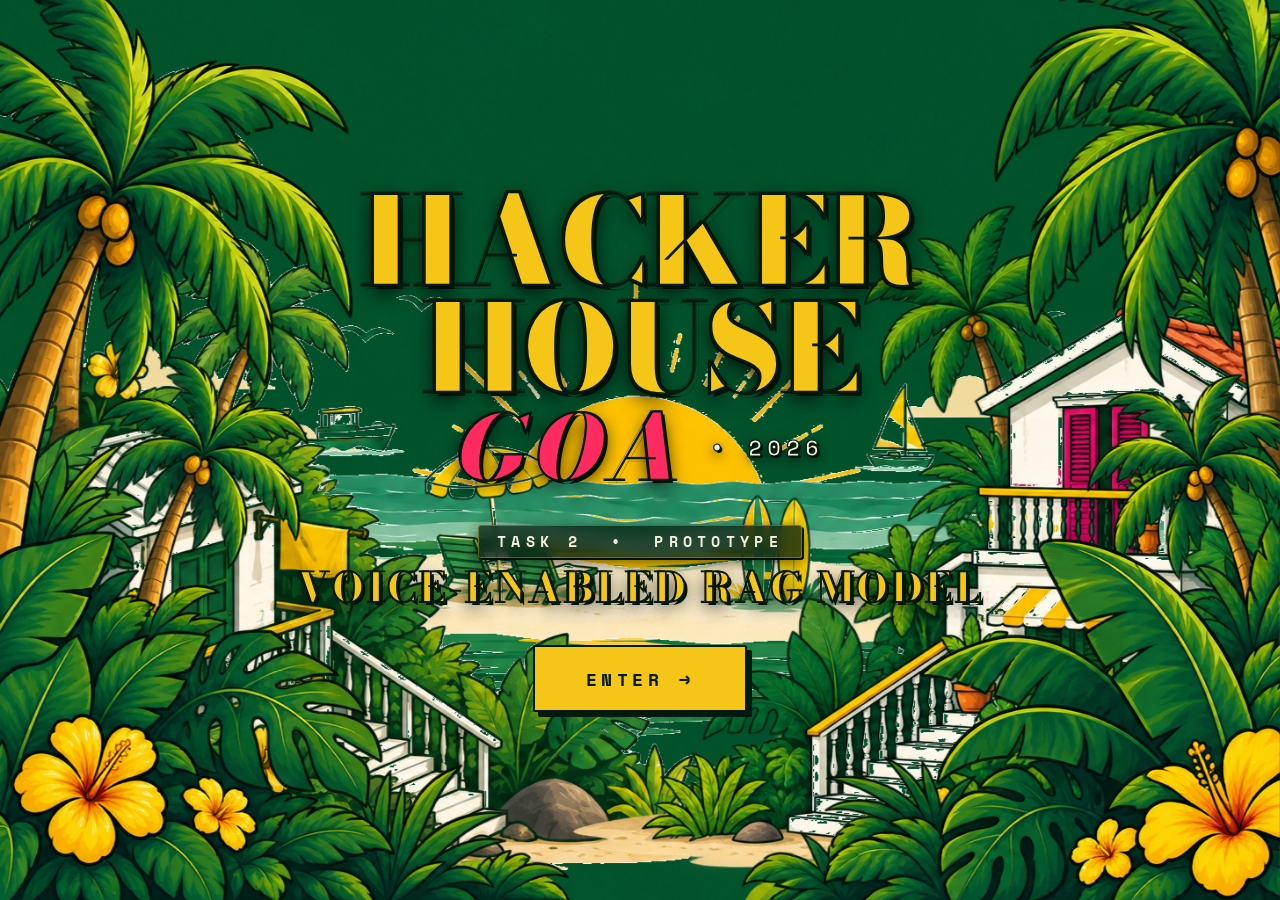
<file: frontend/index.html>
<!DOCTYPE html>
<html lang="en">
<head>
  <meta charset="UTF-8" />
  <meta name="viewport" content="width=device-width, initial-scale=1.0, maximum-scale=1.0" />
  <title>Hacker House Goa 2026 · Task 2 Prototype</title>
  <meta name="description" content="Hacker House Goa 2026 — Task 2 Prototype. Voice-Enabled RAG Model. An immersive illustrated microsite." />
  <link rel="preconnect" href="https://fonts.googleapis.com" />
  <link rel="preconnect" href="https://fonts.gstatic.com" crossorigin />
  <link href="https://fonts.googleapis.com/css2?family=Bodoni+Moda:ital,opsz,wght@0,6..96,400;0,6..96,700;0,6..96,900;1,6..96,400;1,6..96,900&family=Space+Mono:wght@400;700&display=swap" rel="stylesheet" />
  <style>
    *, *::before, *::after { box-sizing: border-box; margin: 0; padding: 0; }

    :root {
      --green:    #006B3C;
      --green-dk: #00381e;
      --yellow:   #F5C518;
      --yellow-lt:#FFDF58;
      --pink:     #FF2A5F;
      --cream:    #F5F0DC;
      --dark:     #051A0E;
      --dark-glow:rgba(0, 20, 10, 0.9);
    }

    html, body {
      width: 100%; height: 100%;
      overflow: hidden;
      background: var(--green);
      font-family: 'Space Mono', monospace;
      user-select: none;
    }

    /* ── SCENE & VIEWPORT ── */
    #scene {
      position: fixed; inset: 0;
      width: 100vw; height: 100vh;
      overflow: hidden;
      background: var(--green);
      z-index: 1;
    }

    /* ── IMAGE LAYERS ── */
    .img-layer {
      position: absolute; top: 0; left: 0;
      width: 100%; height: 100%;
      object-fit: cover;
      pointer-events: none;
      will-change: transform, opacity;
      opacity: 0;
    }
    
    #layer1 { z-index: 1; }
    #layer2 { z-index: 2; }
    #layer3 { z-index: 3; }
    #layer4 { z-index: 4; }
    #layer5 { z-index: 5; }
    #layer6 { z-index: 6; }

    /* ── CONTENT OVERLAY (Z-INDEX 25: ALWAYS ON TOP) ── */
    #content {
      position: absolute; inset: 0;
      z-index: 25;
      display: flex; flex-direction: column;
      align-items: center; justify-content: center;
      pointer-events: none;
      padding: 1.5rem 1rem;
    }

    /* ── TITLE BLOCK ── */
    .title-block {
      text-align: center;
      line-height: 1;
      margin-bottom: 2rem;
    }

    .title-hacker,
    .title-house {
      display: block;
      font-family: 'Bodoni Moda', serif;
      font-weight: 900;
      font-size: clamp(3.2rem, 9.5vw, 10rem);
      color: var(--yellow);
      letter-spacing: -0.02em;
      text-transform: uppercase;
      line-height: 0.88;
      opacity: 0;
      transform: translateY(30px);
      /* High-visibility contrast outlines & multi-layer drop shadows */
      -webkit-text-stroke: 2.5px var(--dark);
      text-shadow:
        0 6px 20px rgba(0, 0, 0, 0.85),
        4px 4px 0 var(--dark),
        -2px -2px 0 var(--dark),
        2px -2px 0 var(--dark),
        -2px 2px 0 var(--dark);
    }

    .title-row-goa {
      display: flex;
      align-items: baseline;
      justify-content: center;
      gap: 0.35em;
      margin-top: 0.1em;
    }

    .title-goa {
      font-family: 'Bodoni Moda', serif;
      font-weight: 900;
      font-style: italic;
      font-size: clamp(2.2rem, 7vw, 7.2rem);
      color: var(--pink);
      text-transform: uppercase;
      letter-spacing: 0.04em;
      opacity: 0;
      transform: translateY(24px) scale(0.95);
      -webkit-text-stroke: 2px var(--dark);
      text-shadow:
        0 6px 18px rgba(0, 0, 0, 0.85),
        3px 3px 0 var(--dark),
        -1.5px -1.5px 0 var(--dark),
        1.5px -1.5px 0 var(--dark);
    }

    .title-year {
      font-family: 'Space Mono', monospace;
      font-weight: 700;
      font-size: clamp(0.85rem, 1.8vw, 1.6rem);
      color: var(--cream);
      letter-spacing: 0.22em;
      opacity: 0;
      transform: translateY(16px);
      align-self: center;
      -webkit-text-stroke: 1.2px var(--dark);
      text-shadow:
        0 4px 12px rgba(0, 0, 0, 0.9),
        2px 2px 0 var(--dark);
    }

    /* ── TASK BLOCK ── */
    .task-block {
      text-align: center;
      margin-bottom: 2.2rem;
      display: flex;
      flex-direction: column;
      align-items: center;
      gap: 0.45rem;
    }

    .task-label {
      display: inline-block;
      font-family: 'Space Mono', monospace;
      font-weight: 700;
      font-size: clamp(0.62rem, 1.2vw, 0.92rem);
      color: var(--cream);
      letter-spacing: 0.36em;
      text-transform: uppercase;
      opacity: 0;
      transform: translateY(18px);
      padding: 0.35em 1.2em;
      background: rgba(2, 28, 14, 0.75);
      border: 1px solid rgba(245, 197, 24, 0.35);
      border-radius: 3px;
      box-shadow: 0 4px 14px rgba(0, 0, 0, 0.6), 2px 2px 0 var(--dark);
      backdrop-filter: blur(6px);
      -webkit-backdrop-filter: blur(6px);
    }

    .task-main {
      display: block;
      font-family: 'Bodoni Moda', serif;
      font-weight: 800;
      font-size: clamp(1.2rem, 3.2vw, 2.9rem);
      color: var(--yellow);
      letter-spacing: 0.06em;
      text-transform: uppercase;
      line-height: 1.1;
      opacity: 0;
      transform: translateY(20px);
      -webkit-text-stroke: 1.8px var(--dark);
      text-shadow:
        0 6px 18px rgba(0, 0, 0, 0.9),
        3px 3px 0 var(--dark),
        -1.5px -1.5px 0 var(--dark);
    }

    /* ── ENTER BUTTON ── */
    #enter-btn {
      pointer-events: all;
      cursor: pointer;
      position: relative;
      z-index: 30;
      background: var(--yellow);
      color: var(--dark);
      font-family: 'Space Mono', monospace;
      font-weight: 700;
      font-size: clamp(0.85rem, 1.6vw, 1.15rem);
      letter-spacing: 0.24em;
      text-transform: uppercase;
      border: 2px solid var(--dark);
      padding: 0.95em 2.8em;
      border-radius: 2px;
      box-shadow: 5px 5px 0 var(--dark);
      opacity: 0;
      transform: translateY(24px);
      transition: transform 0.18s ease, box-shadow 0.18s ease, background 0.18s ease;
      -webkit-tap-highlight-color: transparent;
    }

    #enter-btn:hover {
      transform: translate(-2px, -2px);
      box-shadow: 7px 7px 0 var(--dark);
      background: #FFF0A0;
    }

    #enter-btn:active {
      transform: translate(2px, 2px);
      box-shadow: 2px 2px 0 var(--dark);
    }

    #enter-btn:disabled {
      opacity: 0.6;
      cursor: not-allowed;
    }

    /* ── BALANCED OVERLAPPING ANIMATIONS (~4.5s TOTAL SEQUENCE) ── */
    @keyframes fadeInSmooth {
      0%   { opacity: 0; }
      100% { opacity: 1; }
    }

    @keyframes riseSmooth {
      0%   { opacity: 0; transform: translateY(38px); }
      100% { opacity: 1; transform: translateY(0); }
    }

    @keyframes slideLeftSmooth {
      0%   { opacity: 0; transform: translate(-38px, 26px); }
      100% { opacity: 1; transform: translate(0, 0); }
    }

    @keyframes slideRightSmooth {
      0%   { opacity: 0; transform: translate(38px, 26px); }
      100% { opacity: 1; transform: translate(0, 0); }
    }

    @keyframes framePalmsSmooth {
      0%   { opacity: 0; transform: translateY(28px) scale(1.03); }
      100% { opacity: 1; transform: translateY(0) scale(1); }
    }

    @keyframes textFadeUpSmooth {
      0%   { opacity: 0; transform: translateY(20px); }
      100% { opacity: 1; transform: translateY(0); }
    }

    @keyframes btnPopSmooth {
      0%   { opacity: 0; transform: translateY(18px) scale(0.95); }
      70%  { opacity: 1; transform: translateY(-2px) scale(1.02); }
      100% { opacity: 1; transform: translateY(0) scale(1); }
    }

    /* Staggered overlapping sequence */
    .scene-ready #layer1 {
      animation: fadeInSmooth 1.5s cubic-bezier(0.2, 0.8, 0.3, 1) 0s forwards;
    }
    .scene-ready #layer2 {
      animation: fadeInSmooth 1.5s cubic-bezier(0.2, 0.8, 0.3, 1) 0s forwards;
    }
    .scene-ready #layer3 {
      animation: fadeInSmooth 1.5s cubic-bezier(0.2, 0.8, 0.3, 1) 0s forwards;
    }
    .scene-ready #layer4 {
      animation: slideLeftSmooth 0.4s cubic-bezier(0.16, 1, 0.3, 1) 2.0s forwards;
    }
    .scene-ready #layer5 {
      animation: slideRightSmooth 0.4s cubic-bezier(0.16, 1, 0.3, 1) 2.4s forwards;
    }
    .scene-ready #layer6 {
      animation: framePalmsSmooth 0.4s cubic-bezier(0.16, 1, 0.3, 1) 2.8s forwards;
    }

    /* Staggered typography & CTA */
    .scene-ready .title-hacker {
      animation: textFadeUpSmooth 0.4s cubic-bezier(0.16, 1, 0.3, 1) 3.20s forwards;
    }
    .scene-ready .title-house {
      animation: textFadeUpSmooth 0.4s cubic-bezier(0.16, 1, 0.3, 1) 3.25s forwards;
    }
    .scene-ready .title-goa {
      animation: textFadeUpSmooth 0.4s cubic-bezier(0.16, 1, 0.3, 1) 3.30s forwards;
    }
    .scene-ready .title-year {
      animation: textFadeUpSmooth 0.4s cubic-bezier(0.16, 1, 0.3, 1) 3.35s forwards;
    }
    .scene-ready .task-label {
      animation: textFadeUpSmooth 0.4s cubic-bezier(0.16, 1, 0.3, 1) 3.40s forwards;
    }
    .scene-ready .task-main {
      animation: textFadeUpSmooth 0.4s cubic-bezier(0.16, 1, 0.3, 1) 3.45s forwards;
    }
    .scene-ready #enter-btn {
      animation: btnPopSmooth 0.5s cubic-bezier(0.16, 1, 0.3, 1) 3.7s forwards;
    }

    /* ── TRANSITION OVERLAY ── */
    #transition-overlay {
      position: fixed; inset: 0; z-index: 100;
      background: var(--green-dk);
      display: flex; flex-direction: column;
      align-items: center; justify-content: center;
      opacity: 0; pointer-events: none;
      transition: opacity 0.55s ease;
    }
    #transition-overlay.active { opacity: 1; pointer-events: all; }

    .tr-heading {
      font-family: 'Bodoni Moda', serif; font-weight: 900;
      font-size: clamp(2.6rem, 7.5vw, 6.5rem);
      color: var(--yellow); text-transform: uppercase;
      letter-spacing: 0.08em; line-height: 1;
      opacity: 0; transform: translateY(12px);
      -webkit-text-stroke: 1.5px var(--dark);
      text-shadow: 3px 3px 0 var(--dark);
      transition: opacity 0.5s ease 0.3s, transform 0.5s ease 0.3s;
    }
    .tr-sub {
      font-family: 'Space Mono', monospace;
      font-weight: 700;
      font-size: clamp(0.7rem, 1.5vw, 1.05rem);
      color: var(--cream); letter-spacing: 0.3em; margin-top: 1rem;
      opacity: 0;
      text-shadow: 2px 2px 0 var(--dark);
      transition: opacity 0.5s ease 0.5s;
    }
    #transition-overlay.active .tr-heading { opacity: 1; transform: translateY(0); }
    #transition-overlay.active .tr-sub     { opacity: 1; }

    .tr-bar-wrap {
      margin-top: 2.8rem;
      width: clamp(180px, 30vw, 340px); height: 3px;
      background: rgba(245,197,24,0.22);
      overflow: hidden;
      border-radius: 2px;
      opacity: 0; transition: opacity 0.4s ease 0.6s;
    }
    #transition-overlay.active .tr-bar-wrap { opacity: 1; }
    .tr-bar {
      height: 100%; width: 0%; background: var(--yellow);
      box-shadow: 0 0 8px var(--yellow);
      transition: width 1.8s cubic-bezier(0.4,0,0.2,1) 0.7s;
    }
    #transition-overlay.active .tr-bar { width: 100%; }

    /* ── MOBILE RESPONSIVE ── */
    @media (max-width: 768px) {
      .title-hacker, .title-house { font-size: clamp(2.6rem, 12vw, 4.6rem); }
      .title-goa { font-size: clamp(1.8rem, 9.5vw, 3.6rem); }
      .task-main { font-size: clamp(1rem, 5vw, 1.7rem); }
      #content { justify-content: flex-start; padding-top: 7vh; }
      .title-block { margin-bottom: 1.2rem; }
      .task-block  { margin-bottom: 1.4rem; }
    }
    @media (max-width: 430px) {
      .title-hacker, .title-house { font-size: clamp(2.2rem, 13.5vw, 3.7rem); }
      .task-main { font-size: clamp(0.9rem, 5.2vw, 1.4rem); }
    }
  </style>
</head>
<body>

<div id="scene">
  <img src="assets/layer1.png" id="layer1" class="img-layer" alt="Background" />
  <img src="assets/layer2.png" id="layer2" class="img-layer" alt="Goa Horizon" />
  <img src="assets/layer3.png" id="layer3" class="img-layer" alt="Beach Midground" />
  <img src="assets/layer4.png" id="layer4" class="img-layer" alt="Left Portuguese Architecture" />
  <img src="assets/layer5.png" id="layer5" class="img-layer" alt="Right Goa Architecture" />
  <img src="assets/layer6.png" id="layer6" class="img-layer" alt="Foreground Palms Frame" />
</div>

<!-- ════════════════════════════════════
     CONTENT OVERLAY (GUARANTEED ON TOP)
     ════════════════════════════════════ -->
<div id="content">
  <div class="title-block">
    <span class="title-hacker">HACKER</span>
    <span class="title-house">HOUSE</span>
    <div class="title-row-goa">
      <span class="title-goa">Goa</span>
      <span class="title-year">&nbsp;&#8226;&nbsp;2026</span>
    </div>
  </div>

  <div class="task-block">
    <span class="task-label">Task 2 &nbsp;&#8226;&nbsp; Prototype</span>
    <span class="task-main">Voice-Enabled RAG Model</span>
  </div>

  <button id="enter-btn" aria-label="Enter the prototype">ENTER &rarr;</button>
</div>

<!-- ════════════════════════════════════
     TRANSITION OVERLAY
     ════════════════════════════════════ -->
<div id="transition-overlay" role="status" aria-live="polite">
  <div class="tr-heading">ENTERING&hellip;</div>
  <div class="tr-sub">HACKER HOUSE GOA &nbsp;&#8226;&nbsp; 2026</div>
  <div class="tr-bar-wrap">
    <div class="tr-bar"></div>
  </div>
</div>

<!-- ════════════════════════════════════
     JAVASCRIPT
     ════════════════════════════════════ -->
<script>
  // ── REDIRECT TARGET ──────────────────────────────────
  const TARGET_URL = "home.html";

  // ── CHROMACLEAR CHECKERBOARD REMOVER ─────────────────
  function removeCheckerboard(imgId) {
    return new Promise((resolve) => {
      const imgEl = document.getElementById(imgId);
      if (!imgEl) return resolve();

      const tempImg = new Image();
      tempImg.src = imgEl.src;
      
      const processCanvas = () => {
        try {
          const canvas = document.createElement('canvas');
          canvas.width = tempImg.naturalWidth || 1920;
          canvas.height = tempImg.naturalHeight || 1080;
          const ctx = canvas.getContext('2d');
          ctx.drawImage(tempImg, 0, 0);

          const imgData = ctx.getImageData(0, 0, canvas.width, canvas.height);
          const data = imgData.data;

          for (let i = 0; i < data.length; i += 4) {
            const r = data[i];
            const g = data[i+1];
            const b = data[i+2];

            const max = Math.max(r, g, b);
            const min = Math.min(r, g, b);
            const diff = max - min;

            // Remove neutral grey/white checkerboard squares
            if (diff < 8 && r > 180 && g > 180 && b > 180) {
              data[i+3] = 0; // Set to transparent
            }
          }

          ctx.putImageData(imgData, 0, 0);
          imgEl.src = canvas.toDataURL();
        } catch (err) {
          console.warn('Canvas filtering notice:', err);
        }
        resolve();
      };

      if (tempImg.complete) {
        processCanvas();
      } else {
        tempImg.onload = processCanvas;
        tempImg.onerror = () => resolve();
      }
    });
  }

  // ── INITIALIZE & TRIGGER SLOW OVERLAPPING ANIMATIONS ──
  async function initScene() {
    // Process transparency on overlay layers
    await Promise.all([
      removeCheckerboard('layer2'),
      removeCheckerboard('layer3'),
      removeCheckerboard('layer4'),
      removeCheckerboard('layer5'),
      removeCheckerboard('layer6')
    ]);

    // Start cinematic slow staggered overlapping sequence
    document.body.classList.add('scene-ready');
  }

  // Start initialization immediately
  if (document.readyState === 'complete') {
    initScene();
  } else {
    window.addEventListener('load', initScene);
    // Fallback safety timeout so animations always play even if an asset is delayed
    setTimeout(() => {
      document.body.classList.add('scene-ready');
    }, 150);
  }

  // ── ENTER BUTTON CLICK ────────────────────────────────
  const btn     = document.getElementById('enter-btn');
  const overlay = document.getElementById('transition-overlay');

  btn.addEventListener('click', () => {
    btn.disabled = true;
    setTimeout(() => {
      overlay.classList.add('active');
      setTimeout(() => {
        window.location.href = TARGET_URL;
      }, 2300);
    }, 80);
  });

  btn.addEventListener('keydown', e => {
    if (e.key === 'Enter' || e.key === ' ') {
      e.preventDefault();
      btn.click();
    }
  });

  // ── DESKTOP MOUSE PARALLAX ───────────────────────────
  if (!window.matchMedia('(max-width: 768px)').matches) {
    const layers = [
      { el: document.getElementById('layer2'), s: 0.012 },
      { el: document.getElementById('layer3'), s: 0.022 },
      { el: document.getElementById('layer4'), s: 0.035 },
      { el: document.getElementById('layer5'), s: 0.035 },
      { el: document.getElementById('layer6'), s: 0.055 },
    ];
    let tx = 0, ty = 0, cx = 0, cy = 0;
    document.addEventListener('mousemove', e => {
      tx = e.clientX / window.innerWidth  - 0.5;
      ty = e.clientY / window.innerHeight - 0.5;
    });
    (function loop() {
      cx += (tx - cx) * 0.05;
      cy += (ty - cy) * 0.05;
      layers.forEach(({ el, s }) => {
        if (el) {
          el.style.transform =
            `translate(${cx * window.innerWidth * s}px, ${cy * window.innerHeight * s}px)`;
        }
      });
      requestAnimationFrame(loop);
    })();
  }
</script>

</body>
</html>
</file>
